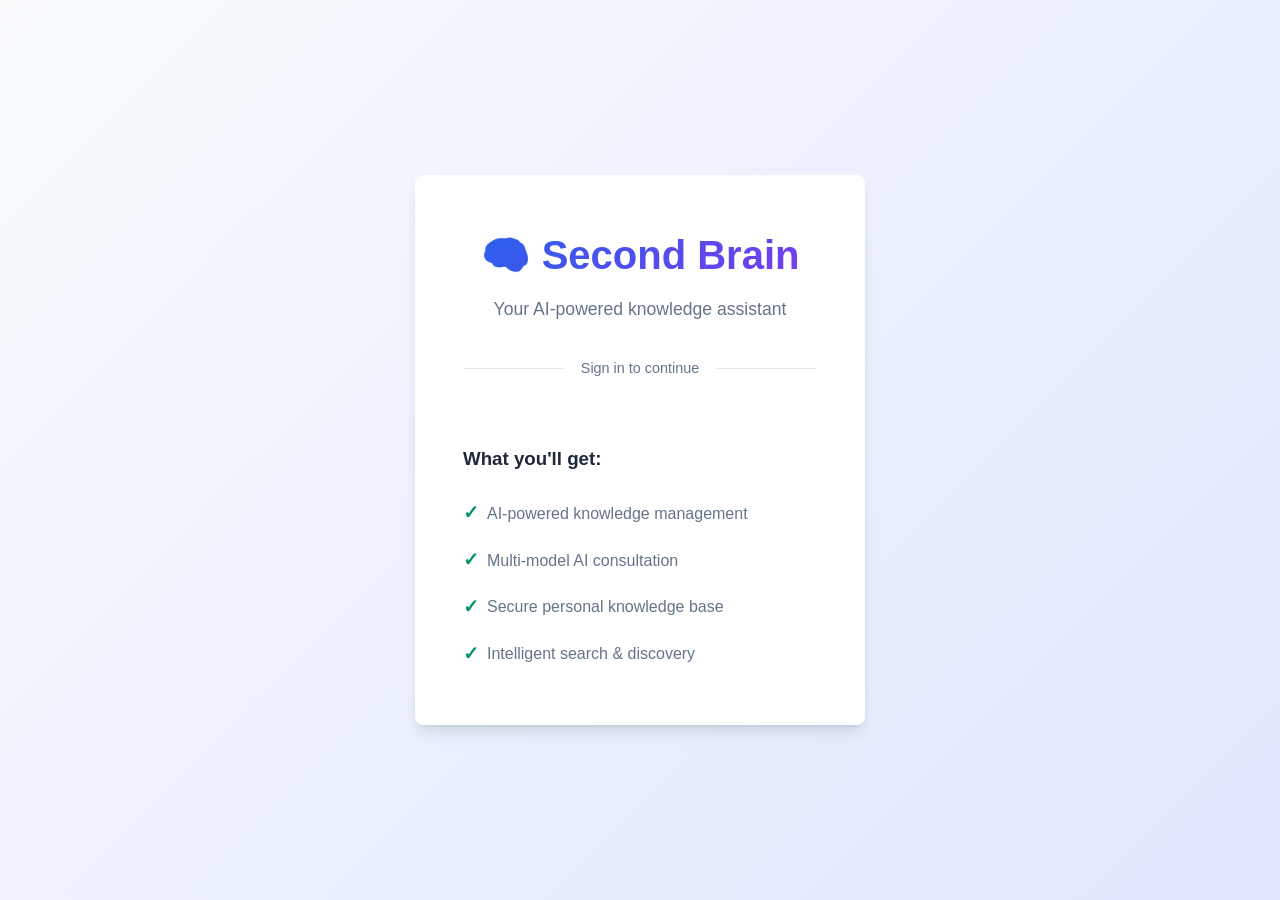
<file: services/frontend-service/login.html>
<!DOCTYPE html>
<html lang="en">
<head>
    <meta charset="UTF-8">
    <meta name="viewport" content="width=device-width, initial-scale=1.0">
    <title>Login - Second Brain</title>
    <link rel="stylesheet" href="static/style.css">
    <link rel="icon" href="data:image/svg+xml,<svg xmlns='http://www.w3.org/2000/svg' viewBox='0 0 100 100'><text y='.9em' font-size='90'>🧠</text></svg>">
    <!-- Google Sign-In Library -->
    <script src="https://accounts.google.com/gsi/client" async defer></script>
    <style>
        .login-container {
            display: flex;
            align-items: center;
            justify-content: center;
            min-height: 100vh;
            background: linear-gradient(135deg, var(--background-light) 0%, #e0e7ff 100%);
        }
        
        .login-card {
            background: var(--card-background);
            border-radius: var(--border-radius);
            box-shadow: var(--shadow-lg);
            padding: 3rem;
            max-width: 450px;
            width: 100%;
            text-align: center;
        }
        
        .login-header {
            margin-bottom: 2rem;
        }
        
        .login-header h1 {
            font-size: 2.5rem;
            font-weight: 700;
            background: linear-gradient(135deg, var(--primary-color), #7c3aed);
            background-clip: text;
            -webkit-background-clip: text;
            -webkit-text-fill-color: transparent;
            margin-bottom: 0.5rem;
        }
        
        .login-header p {
            color: var(--text-secondary);
            font-size: 1.1rem;
        }
        
        .login-divider {
            margin: 2rem 0;
            text-align: center;
            position: relative;
        }
        
        .login-divider::before {
            content: '';
            position: absolute;
            top: 50%;
            left: 0;
            right: 0;
            height: 1px;
            background: var(--border-color);
        }
        
        .login-divider span {
            background: var(--card-background);
            padding: 0 1rem;
            position: relative;
            color: var(--text-secondary);
            font-size: 0.9rem;
        }
        
        .google-signin-wrapper {
            display: flex;
            justify-content: center;
            margin: 2rem 0;
        }
        
        .features-list {
            margin-top: 2rem;
            text-align: left;
            color: var(--text-secondary);
        }
        
        .features-list li {
            padding: 0.5rem 0;
            display: flex;
            align-items: center;
            gap: 0.5rem;
        }
        
        .features-list li::before {
            content: '✓';
            color: var(--success-color);
            font-weight: bold;
            font-size: 1.2rem;
        }
        
        .status-message {
            margin-top: 1rem;
            padding: 1rem;
            border-radius: var(--border-radius);
            font-size: 0.9rem;
        }
        
        .status-error {
            background: #fee2e2;
            color: var(--error-color);
            border: 1px solid #fca5a5;
        }
        
        .status-success {
            background: #d1fae5;
            color: var(--success-color);
            border: 1px solid #a7f3d0;
        }
    </style>
</head>
<body>
    <div class="login-container">
        <div class="login-card">
            <div class="login-header">
                <h1>🧠 Second Brain</h1>
                <p>Your AI-powered knowledge assistant</p>
            </div>
            
            <div class="login-divider">
                <span>Sign in to continue</span>
            </div>
            
            <div class="google-signin-wrapper">
                <!-- Google Sign-In Button will be rendered here -->
                <div id="g_id_onload"
                     data-client_id="379223612421-22b3tbhsjricq56nolbujom513q0h7h7.apps.googleusercontent.com"
                     data-callback="handleCredentialResponse"
                     data-auto_prompt="false">
                </div>
                <div class="g_id_signin"
                     data-type="standard"
                     data-size="large"
                     data-theme="outline"
                     data-text="sign_in_with"
                     data-shape="rectangular"
                     data-logo_alignment="left">
                </div>
            </div>
            
            <div id="status"></div>
            
            <div class="features-list">
                <h3 style="margin-bottom: 1rem; color: var(--text-primary);">What you'll get:</h3>
                <ul style="list-style: none; padding: 0;">
                    <li>AI-powered knowledge management</li>
                    <li>Multi-model AI consultation</li>
                    <li>Secure personal knowledge base</li>
                    <li>Intelligent search & discovery</li>
                </ul>
            </div>
        </div>
    </div>

    <script>
        // Handle Google Sign-In response
        function handleCredentialResponse(response) {
            console.log("Received credential response");
            
            // Decode JWT token to get user info
            const base64Url = response.credential.split('.')[1];
            const base64 = base64Url.replace(/-/g, '+').replace(/_/g, '/');
            const jsonPayload = decodeURIComponent(atob(base64).split('').map(function(c) {
                return '%' + ('00' + c.charCodeAt(0).toString(16)).slice(-2);
            }).join(''));
            
            const userInfo = JSON.parse(jsonPayload);
            console.log('User info:', userInfo);
            
            // Store user session
            const session = {
                token: response.credential,
                user: {
                    id: userInfo.sub,
                    email: userInfo.email,
                    name: userInfo.name,
                    picture: userInfo.picture,
                    email_verified: userInfo.email_verified
                },
                loginTime: new Date().toISOString()
            };
            
            // Store in localStorage
            localStorage.setItem('secondBrainSession', JSON.stringify(session));
            
            // Show success message
            showStatus('Successfully signed in! Redirecting...', 'success');
            
            // Redirect to main app after a short delay
            setTimeout(() => {
                window.location.href = '/';
            }, 1500);
        }
        
        function showStatus(message, type) {
            const statusEl = document.getElementById('status');
            statusEl.innerHTML = `<div class="status-message status-${type}">${message}</div>`;
            
            if (type === 'error') {
                setTimeout(() => {
                    statusEl.innerHTML = '';
                }, 5000);
            }
        }
        
        // Check if already logged in
        window.addEventListener('DOMContentLoaded', () => {
            const session = localStorage.getItem('secondBrainSession');
            if (session) {
                try {
                    const sessionData = JSON.parse(session);
                    // Check if session is still valid (less than 24 hours old)
                    const loginTime = new Date(sessionData.loginTime);
                    const now = new Date();
                    const hoursSinceLogin = (now - loginTime) / (1000 * 60 * 60);
                    
                    if (hoursSinceLogin < 24) {
                        showStatus('Already logged in. Redirecting...', 'success');
                        setTimeout(() => {
                            window.location.href = '/';
                        }, 1000);
                    } else {
                        // Session expired
                        localStorage.removeItem('secondBrainSession');
                    }
                } catch (e) {
                    console.error('Error parsing session:', e);
                    localStorage.removeItem('secondBrainSession');
                }
            }
        });
    </script>
</body>
</html>
</file>
<file: services/frontend-service/static/style.css>
/* Modern UI Styles for Second Brain */
:root {
  /* Theme colors - dynamically set by theme manager */
  --primary-color: #2563eb;
  --primary-hover: #1d4ed8;
  --secondary-color: #64748b;
  --accent-color: #7c3aed;
  --background-light: #f8fafc;
  --background-dark: #0f172a;
  --card-background: #ffffff;
  --text-primary: #1e293b;
  --text-secondary: #64748b;
  --border-color: #e2e8f0;
  --shadow-color: rgba(0, 0, 0, 0.1);
  
  /* Fixed colors */
  --success-color: #059669;
  --error-color: #dc2626;
  --warning-color: #d97706;
  
  /* Layout */
  --border-radius: 8px;
  --shadow-sm: 0 1px 2px 0 rgb(0 0 0 / 0.05);
  --shadow-md: 0 4px 6px -1px rgb(0 0 0 / 0.1), 0 2px 4px -2px rgb(0 0 0 / 0.1);
  --shadow-lg: 0 10px 15px -3px rgb(0 0 0 / 0.1), 0 4px 6px -4px rgb(0 0 0 / 0.1);
  --panel-background: var(--card-background);
  --panel-border: var(--border-color);
  --panel-heading-background: rgba(255, 255, 255, 0.6);
  --panel-heading-color: var(--text-primary);
  --panel-control-background: rgba(255, 255, 255, 0.75);
  --panel-control-hover: rgba(37, 99, 235, 0.12);
  --panel-shadow: var(--shadow-md);
  
  /* Transitions */
  --transition: all 0.2s ease-in-out;
  --transition-duration: 0.3s;
  --theme-transition: background-color 0.3s ease-in-out, color 0.3s ease-in-out, border-color 0.3s ease-in-out;
  
  /* Font */
  --font-family: -apple-system, BlinkMacSystemFont, 'Segoe UI', Roboto, 'Helvetica Neue', Arial, sans-serif;
}

* {
  margin: 0;
  padding: 0;
  box-sizing: border-box;
}

body {
  font-family: var(--font-family);
  background: linear-gradient(135deg, var(--background-light) 0%, #e0e7ff 100%);
  color: var(--text-primary);
  line-height: 1.6;
  min-height: 100vh;
  transition: var(--theme-transition);
}

.container {
  max-width: 1200px;
  margin: 0 auto;
  padding: 2rem;
  min-height: 100vh;
}

/* Header */
.header {
  text-align: center;
  margin-bottom: 2rem;
}

.header h1 {
  font-size: 2.5rem;
  font-weight: 700;
  background: linear-gradient(135deg, var(--primary-color), #7c3aed);
  background-clip: text;
  -webkit-background-clip: text;
  -webkit-text-fill-color: transparent;
  margin-bottom: 0.5rem;
}

.header p {
  color: var(--text-secondary);
  font-size: 1.1rem;
}

/* Tab Navigation */
.tab-navigation {
  display: flex;
  gap: 0.5rem;
  margin-bottom: 2rem;
  background: var(--card-background);
  padding: 0.5rem;
  border-radius: var(--border-radius);
  box-shadow: var(--shadow-md);
  flex-wrap: wrap;
  overflow-x: auto; /* Enable horizontal scroll if needed */
  overflow-y: visible;
}

.tab-button {
  flex: 1 1 auto; /* Allow tabs to shrink */
  min-width: 120px; /* Reduced from 150px */
  padding: 0.875rem 1rem; /* Reduced horizontal padding */
  border: none;
  background: transparent;
  color: var(--text-secondary);
  font-size: 0.95rem; /* Slightly smaller font */
  font-weight: 600;
  border-radius: calc(var(--border-radius) - 2px);
  cursor: pointer;
  transition: var(--transition);
  white-space: nowrap;
}

.tab-button:hover {
  background: var(--background-light);
  color: var(--primary-color);
}

.tab-button.active {
  background: linear-gradient(135deg, var(--primary-color), #7c3aed);
  color: white;
  box-shadow: var(--shadow-sm);
}

/* Tab Content */
.tab-content {
  display: none;
  animation: fadeIn 0.3s ease-in-out;
}

.tab-content.active {
  display: block;
}

@keyframes fadeIn {
  from {
    opacity: 0;
    transform: translateY(10px);
  }
  to {
    opacity: 1;
    transform: translateY(0);
  }
}

/* Main Chat Interface */
.chat-container {
  background: var(--card-background);
  border-radius: var(--border-radius);
  box-shadow: var(--shadow-lg);
  overflow: hidden;
  margin-bottom: 2rem;
}

.chat-input-section {
  padding: 2rem;
  border-bottom: 1px solid var(--border-color);
}

.input-group {
  display: flex;
  gap: 1rem;
  align-items: flex-end;
}

.input-wrapper {
  flex: 1;
}

label {
  display: block;
  font-weight: 600;
  margin-bottom: 0.5rem;
  color: var(--text-primary);
}

textarea {
  width: 100%;
  min-height: 120px;
  padding: 1rem;
  border: 2px solid var(--border-color);
  border-radius: var(--border-radius);
  font-size: 1rem;
  font-family: inherit;
  resize: vertical;
  transition: var(--transition);
}

textarea:focus {
  outline: none;
  border-color: var(--primary-color);
  box-shadow: 0 0 0 3px rgb(37 99 235 / 0.1);
}

.button-group {
  display: flex;
  flex-direction: column;
  gap: 0.5rem;
}

button {
  padding: 0.75rem 1.5rem;
  font-size: 1rem;
  font-weight: 600;
  border: none;
  border-radius: var(--border-radius);
  cursor: pointer;
  transition: var(--transition);
  display: flex;
  align-items: center;
  justify-content: center;
  gap: 0.5rem;
}

.btn-primary {
  background: var(--primary-color);
  color: white;
}

.btn-primary:hover {
  background: var(--primary-hover);
  transform: translateY(-1px);
  box-shadow: var(--shadow-md);
}

.btn-secondary {
  background: var(--secondary-color);
  color: white;
}

.btn-secondary:hover {
  background: #475569;
  transform: translateY(-1px);
}

.btn-secondary.is-unavailable {
  opacity: 0.75;
  cursor: help;
}

.btn-secondary.is-unavailable:hover {
  background: var(--secondary-color);
  transform: none;
}

.btn-primary:disabled, .btn-secondary:disabled {
  opacity: 0.6;
  cursor: not-allowed;
  transform: none;
}

/* Loading States */
.loading {
  display: inline-block;
  width: 20px;
  height: 20px;
  border: 2px solid #ffffff;
  border-radius: 50%;
  border-top-color: transparent;
  animation: spin 1s ease-in-out infinite;
}

@keyframes spin {
  to { transform: rotate(360deg); }
}

/* LLM Selection Checkboxes */
.llm-selection {
  margin-top: 1rem;
  padding: 1.5rem;
  background: var(--panel-background);
  border-radius: var(--border-radius);
  border: 2px solid var(--panel-border);
  box-shadow: var(--panel-shadow, var(--shadow-lg));
  color: var(--text-primary);
  backdrop-filter: blur(6px);
}

.llm-mode-selection {
  display: block;
}

.mode-radio-group {
  display: flex;
  gap: 0.75rem;
  flex-wrap: wrap;
  justify-content: center;
}

.mode-radio-label {
  display: inline-flex;
  align-items: center;
  gap: 0.55rem;
  padding: 0.7rem 1rem;
  border-radius: 8px;
  border: 2px solid var(--panel-border);
  background: var(--panel-control-background);
  color: var(--text-primary);
  font-weight: 600;
  cursor: pointer;
  transition: var(--transition);
}

.mode-radio-label:hover {
  background: var(--panel-control-hover);
}

.mode-radio {
  margin: 0;
  accent-color: var(--primary-color);
}

.mode-radio-label:has(.mode-radio:checked) {
  border-color: var(--primary-color);
  box-shadow: 0 0 0 3px rgb(37 99 235 / 0.15);
}

.selection-label {
  display: block;
  font-weight: 700;
  margin-bottom: 1rem;
  color: var(--panel-heading-color);
  background: var(--panel-heading-background);
  font-size: 1rem;
  text-transform: uppercase;
  letter-spacing: 0.5px;
  text-align: center;
  border-bottom: 2px solid var(--panel-border);
  padding: 1rem;
  border-radius: 6px;
  margin: -1.5rem -1.5rem 1rem -1.5rem;
}

.checkbox-grid {
  display: grid;
  grid-template-columns: repeat(auto-fit, minmax(140px, 1fr));
  gap: 1rem;
}

.checkbox-item {
  display: flex;
  align-items: center;
  cursor: pointer;
  padding: 1rem;
  border-radius: 8px;
  transition: var(--transition);
  background: var(--panel-control-background);
  border: 2px solid var(--panel-border);
  box-shadow: var(--shadow-sm);
  color: var(--text-primary);
}

.checkbox-item:hover {
  background: var(--panel-control-hover);
  transform: translateY(-2px);
  box-shadow: var(--panel-shadow, var(--shadow-md));
  border-color: var(--primary-color);
}

.checkbox-item input[type="checkbox"] {
  display: none;
}

.checkmark {
  width: 24px;
  height: 24px;
  border-radius: 6px;
  border: 3px solid var(--panel-border);
  margin-right: 0.75rem;
  position: relative;
  transition: var(--transition);
  background: var(--panel-control-background);
}

.checkbox-item input[type="checkbox"]:checked + .checkmark {
  border-color: var(--primary-color);
  background: var(--primary-color);
  box-shadow: 0 0 12px var(--primary-color);
}

.checkbox-item input[type="checkbox"]:checked + .checkmark:after {
  content: '';
  position: absolute;
  left: 7px;
  top: 3px;
  width: 7px;
  height: 12px;
  border: solid white;
  border-width: 0 3px 3px 0;
  transform: rotate(45deg);
}

.checkmark.openai { border-color: #10b981; }
.checkbox-item input[type="checkbox"]:checked + .checkmark.openai { 
  background: #10b981; 
  border-color: #10b981; 
  box-shadow: 0 0 12px rgba(16, 185, 129, 0.5);
}

.checkmark.claude { border-color: #f59e0b; }
.checkbox-item input[type="checkbox"]:checked + .checkmark.claude { 
  background: #f59e0b; 
  border-color: #f59e0b; 
  box-shadow: 0 0 12px rgba(245, 158, 11, 0.5);
}

.checkmark.gemini { border-color: #3b82f6; }
.checkbox-item input[type="checkbox"]:checked + .checkmark.gemini { 
  background: #3b82f6; 
  border-color: #3b82f6; 
  box-shadow: 0 0 12px rgba(59, 130, 246, 0.5);
}

.checkmark.grok { border-color: #8b5cf6; }
.checkbox-item input[type="checkbox"]:checked + .checkmark.grok { 
  background: #8b5cf6; 
  border-color: #8b5cf6; 
  box-shadow: 0 0 12px rgba(139, 92, 246, 0.5);
}

.model-name {
  font-size: 1rem;
  font-weight: 600;
  color: var(--text-primary);
  text-transform: uppercase;
  letter-spacing: 0.3px;
}

/* Results Section */
.results-section {
  padding: 2rem;
}

.result-card {
  margin-bottom: 2rem;
  padding: 1.5rem;
  background: var(--panel-background);
  border-radius: var(--border-radius);
  border: 1px solid var(--panel-border);
  border-left: 4px solid var(--primary-color);
  box-shadow: var(--panel-shadow, var(--shadow-md));
  color: var(--text-primary);
}

.result-card h3 {
  margin-bottom: 1rem;
  font-size: 1.3rem;
  font-weight: 700;
  color: var(--panel-heading-color);
  display: flex;
  align-items: center;
  gap: 0.5rem;
}

.summary-content, .answers-content {
  background: var(--panel-control-background);
  padding: 1.5rem;
  border-radius: var(--border-radius);
  border: 2px solid var(--panel-border);
  font-family: -apple-system, BlinkMacSystemFont, 'Segoe UI', Roboto, sans-serif;
  font-size: 1rem;
  line-height: 1.7;
  color: var(--text-primary);
  font-weight: 500;
  box-shadow: inset 0 0 0 1px rgba(255, 255, 255, 0.06), var(--shadow-sm);
  max-height: none;
  overflow-y: auto;
}

.result-actions {
  display: flex;
  justify-content: flex-end;
  gap: 0.75rem;
  margin-top: 1rem;
}

.answer-item {
  margin-bottom: 1.5rem;
  padding: 1.5rem;
  background: var(--panel-control-background);
  border-radius: var(--border-radius);
  border: 2px solid var(--panel-border);
  box-shadow: var(--panel-shadow, var(--shadow-md));
  transition: var(--transition);
}

.answer-item:hover {
  box-shadow: var(--panel-shadow, 0 6px 20px rgba(0, 0, 0, 0.15));
  transform: translateY(-2px);
  border-color: var(--primary-color);
}

.answer-item:last-child {
  margin-bottom: 0;
}

.answer-source {
  font-weight: 800;
  margin-bottom: 1rem;
  text-transform: uppercase;
  font-size: 1.1rem;
  display: flex;
  align-items: center;
  gap: 0.75rem;
  letter-spacing: 0.5px;
  padding: 0.5rem 0;
  border-bottom: 2px solid #f1f5f9;
}

.answer-source.openai { 
  color: #059669; 
  border-bottom-color: #d1fae5;
  background: linear-gradient(90deg, #ecfdf5 0%, #f0fdf4 100%);
  margin: -1.5rem -1.5rem 1rem -1.5rem;
  padding: 1rem 1.5rem;
  border-radius: var(--border-radius) var(--border-radius) 0 0;
}
.answer-source.claude { 
  color: #d97706; 
  border-bottom-color: #fed7aa;
  background: linear-gradient(90deg, #fffbeb 0%, #fef3c7 100%);
  margin: -1.5rem -1.5rem 1rem -1.5rem;
  padding: 1rem 1.5rem;
  border-radius: var(--border-radius) var(--border-radius) 0 0;
}
.answer-source.gemini { 
  color: #2563eb; 
  border-bottom-color: #bfdbfe;
  background: linear-gradient(90deg, #eff6ff 0%, #dbeafe 100%);
  margin: -1.5rem -1.5rem 1rem -1.5rem;
  padding: 1rem 1.5rem;
  border-radius: var(--border-radius) var(--border-radius) 0 0;
}
.answer-source.grok { 
  color: #7c3aed; 
  border-bottom-color: #ddd6fe;
  background: linear-gradient(90deg, #faf5ff 0%, #f3e8ff 100%);
  margin: -1.5rem -1.5rem 1rem -1.5rem;
  padding: 1rem 1.5rem;
  border-radius: var(--border-radius) var(--border-radius) 0 0;
}

.answer-text {
  color: var(--text-primary);
  font-size: 1rem;
  line-height: 1.7;
  font-weight: 500;
  font-family: -apple-system, BlinkMacSystemFont, 'Segoe UI', Roboto, sans-serif;
  text-rendering: optimizeLegibility;
  -webkit-font-smoothing: antialiased;
  word-wrap: break-word;
  overflow-wrap: break-word;
}

/* Related Knowledge Styling */
.related-knowledge {
  border-left: 4px solid #059669 !important;
  background: #f0fdf4 !important;
}

.answer-source.related {
  color: #059669 !important;
  background: linear-gradient(90deg, #ecfdf5 0%, #f0fdf4 100%) !important;
}

.related-item {
  margin-bottom: 12px;
  padding: 12px;
  background: #ffffff;
  border-radius: 6px;
  border: 1px solid #d1fae5;
  box-shadow: 0 1px 3px rgba(0, 0, 0, 0.1);
}

.related-title {
  font-weight: 600;
  color: #1f2937;
  margin-bottom: 6px;
  font-size: 0.95rem;
  line-height: 1.5;
}

.related-meta {
  font-size: 0.85rem;
  color: #6b7280;
  font-weight: 400;
}

/* Suggested Topics Styling */
.suggested-topics {
  border-left: 4px solid #7c3aed !important;
  background: #faf5ff !important;
}

.answer-source.topics {
  color: #7c3aed !important;
  background: linear-gradient(90deg, #faf5ff 0%, #f3e8ff 100%) !important;
}

.topic-tags {
  display: flex;
  flex-wrap: wrap;
  gap: 8px;
  margin-top: 4px;
}

.topic-tag {
  display: inline-block;
  background: #e0e7ff;
  color: #3730a3;
  padding: 6px 12px;
  border-radius: 16px;
  font-size: 0.9rem;
  font-weight: 500;
  border: 1px solid #c7d2fe;
  transition: var(--transition);
}

.topic-tag:hover {
  background: #c7d2fe;
  transform: translateY(-1px);
  box-shadow: 0 2px 4px rgba(0, 0, 0, 0.1);
}

/* Tools Section */
.tools-section {
  background: var(--card-background);
  border-radius: var(--border-radius);
  box-shadow: var(--shadow-lg);
  padding: 2rem;
  margin-bottom: 2rem;
}

.tools-header {
  margin-bottom: 2rem;
  text-align: center;
}

.tools-header h2 {
  font-size: 1.5rem;
  margin-bottom: 0.5rem;
}

/* Search Mode Tabs */
.search-mode-tabs {
  display: flex;
  gap: 0.5rem;
  margin-bottom: 2rem;
  border-bottom: 2px solid var(--border-color);
  padding-bottom: 0;
}

.tab-button {
  padding: 0.75rem 1.5rem;
  background: transparent;
  border: none;
  border-bottom: 3px solid transparent;
  cursor: pointer;
  font-size: 1rem;
  font-weight: 500;
  color: var(--text-secondary);
  transition: var(--transition);
  margin-bottom: -2px;
}

.tab-button:hover {
  color: var(--primary-color);
  background: var(--background-light);
}

.tab-button.active {
  color: var(--primary-color);
  border-bottom-color: var(--primary-color);
}

.search-mode-content {
  width: 100%;
}


.tools-grid {
  display: grid;
  grid-template-columns: repeat(auto-fit, minmax(300px, 1fr));
  gap: 2rem;
}

/* Search header styling */
.search-header {
  margin-bottom: 1rem;
  padding: 0.75rem;
  background: var(--background-light);
  border-radius: var(--border-radius);
  border-left: 4px solid var(--primary-color);
}

.search-header h4 {
  margin: 0 0 0.25rem 0;
  color: #000000;
  font-weight: 600;
}

.search-header small {
  color: #666666;
  font-size: 0.85em;
}

.tool-card {
  padding: 1.5rem;
  background: var(--background-light);
  border-radius: var(--border-radius);
  border: 1px solid var(--border-color);
}

.tool-card.full-width {
  grid-column: 1 / -1;
}

.tool-card h3 {
  margin-bottom: 1rem;
  font-size: 1.125rem;
}

.date-input {
  width: 100%;
  padding: 0.75rem;
  border: 2px solid var(--border-color);
  border-radius: var(--border-radius);
  font-size: 1rem;
  margin-bottom: 1rem;
  transition: var(--transition);
}

.date-input:focus {
  outline: none;
  border-color: var(--primary-color);
  box-shadow: 0 0 0 3px rgb(37 99 235 / 0.1);
}

.tool-results {
  margin-top: 1rem;
  padding: 1rem;
  background: white;
  border-radius: var(--border-radius);
  border: 1px solid var(--border-color);
  max-height: 600px;
  overflow-y: auto;
}

/* Status Messages */
.status-message {
  padding: 1rem;
  border-radius: var(--border-radius);
  margin-top: 1rem;
  font-weight: 500;
}

.status-success {
  background: #d1fae5;
  color: var(--success-color);
  border: 1px solid #a7f3d0;
}

.status-error {
  background: #fee2e2;
  color: var(--error-color);
  border: 1px solid #fca5a5;
}

.status-info {
  background: #e0e7ff;
  color: var(--primary-color);
  border: 1px solid #c7d2fe;
}

/* JSON Output Styling */
.json-output {
  background: #1f2937;
  color: #f9fafb;
  padding: 1rem;
  border-radius: var(--border-radius);
  font-family: 'SF Mono', Monaco, 'Cascadia Code', 'Roboto Mono', Consolas, 'Courier New', monospace;
  font-size: 0.875rem;
  max-height: 600px;
  overflow-y: auto;
  white-space: pre-wrap;
}

/* Topic Summary Interactive Buttons */
.topics-container {
  display: flex;
  flex-direction: column;
  gap: 0.75rem;
}

.topic-item {
  border: 1px solid #10b981;
  border-radius: var(--border-radius);
  overflow: hidden;
  background: #000000;
  box-shadow: 0 2px 8px rgba(16, 185, 129, 0.3);
  transition: box-shadow 0.2s ease, transform 0.2s ease;
}

.topic-item:hover {
  box-shadow: 0 4px 12px rgba(16, 185, 129, 0.5);
  transform: translateY(-2px);
}

.topic-button {
  width: 100%;
  padding: 1rem;
  background: #000000;
  border: none;
  display: flex;
  align-items: center;
  gap: 0.75rem;
  cursor: pointer;
  font-size: 0.95rem;
  font-weight: 600;
  color: #10b981;
  transition: background-color 0.2s ease;
  text-align: left;
}

.topic-button:hover {
  background-color: #1a1a1a;
}

.topic-icon {
  font-size: 1.1rem;
  flex-shrink: 0;
  color: #10b981;
}

.topic-title {
  flex: 1;
  line-height: 1.4;
  color: #10b981;
}

.topic-chevron {
  font-size: 0.875rem;
  color: #10b981;
  flex-shrink: 0;
  transition: transform 0.3s ease;
}

.topic-content {
  border-top: 1px solid #10b981;
  background-color: #0a0a0a;
  display: none;
  overflow: hidden;
  transition: max-height 0.3s ease-out, opacity 0.3s ease-out;
}

.knowledge-point {
  padding: 1.25rem;
  color: #10b981;
  line-height: 1.7;
  font-size: 0.9rem;
  white-space: pre-wrap;
  background-color: #0a0a0a;
  border-left: 3px solid #10b981;
}

/* Responsive Design */
@media (max-width: 768px) {
  .container {
    padding: 1rem;
  }
  
  .header h1 {
    font-size: 2rem;
  }
  
  .input-group {
    flex-direction: column;
  }
  
  .button-group {
    flex-direction: row;
  }
  
  .checkbox-grid {
    grid-template-columns: repeat(2, 1fr);
  }
  
  .tools-grid {
    grid-template-columns: 1fr;
  }
  
  /* Make tab navigation scrollable on mobile */
  .tab-navigation {
    flex-wrap: nowrap;
    overflow-x: auto;
    scrollbar-width: thin;
  }
  
  .tab-button {
    flex: 0 0 auto;
    min-width: 100px;
    font-size: 0.875rem;
    padding: 0.75rem 0.875rem;
  }
}

/* Dark mode support */
@media (prefers-color-scheme: dark) {
  :root {
    --card-background: #1e293b;
    --text-primary: #f1f5f9;
    --text-secondary: #94a3b8;
    --border-color: #334155;
    --background-light: #0f172a;
  }
  
  body {
    background: linear-gradient(135deg, var(--background-dark) 0%, #1e1b4b 100%);
  }
  
  .answer-item,
  .summary-content,
  .answers-content {
    background: var(--card-background);
    color: var(--text-primary);
    border-color: var(--border-color);
  }

  .answer-text {
    color: var(--text-primary);
  }
}

/* Animations */
.fade-in {
  animation: fadeIn 0.3s ease-in-out;
}

@keyframes fadeIn {
  from { opacity: 0; transform: translateY(10px); }
  to { opacity: 1; transform: translateY(0); }
}

.pulse {
  animation: pulse 2s infinite;
}

@keyframes pulse {
  0%, 100% { opacity: 1; }
  50% { opacity: 0.7; }
}

/* Knowledge Graph Visualization Styles */
.graph-container {
  margin-top: 1rem;
  border: 2px solid var(--border-color);
  border-radius: var(--border-radius);
  background: var(--card-background);
  box-shadow: var(--shadow-md);
}

.graph-controls {
  display: flex;
  gap: 0.5rem;
  padding: 1rem;
  border-bottom: 1px solid var(--border-color);
  background: var(--background-light);
  flex-wrap: wrap;
  align-items: center;
}

.graph-controls .btn-secondary {
  font-size: 0.8rem;
  padding: 0.5rem 1rem;
  white-space: nowrap;
}

/* Zoom button styling */
#zoom-in-graph, #zoom-out-graph {
  background: linear-gradient(135deg, #3b82f6, #1d4ed8);
  color: white;
  border: none;
  font-size: 0.75rem;
  padding: 0.4rem 0.8rem;
  min-width: auto;
}

#zoom-in-graph:hover, #zoom-out-graph:hover {
  background: linear-gradient(135deg, #2563eb, #1e40af);
  transform: translateY(-1px);
}

/* Center button special styling */
#center-graph {
  background: linear-gradient(135deg, #059669, #047857);
  color: white;
  border: none;
  font-weight: 600;
}

#center-graph:hover {
  background: linear-gradient(135deg, #047857, #065f46);
  transform: translateY(-1px);
}

#graph-visualization {
  width: 100%;
  height: 500px;
  border-radius: 0 0 var(--border-radius) var(--border-radius);
  background: #f8fafc;
  border: 1px solid var(--border-color);
  position: relative;
  overflow: hidden;
}

#graph-info {
  padding: 1rem;
  background: var(--background-light);
  border-top: 1px solid var(--border-color);
  font-size: 0.9rem;
  color: var(--text-secondary);
  display: flex;
  justify-content: space-between;
  align-items: center;
}

/* Graph node and link styles */
.graph-node {
  cursor: pointer;
  stroke: #fff;
  stroke-width: 3px;
  transition: all 0.3s ease;
  filter: drop-shadow(0 2px 4px rgba(0, 0, 0, 0.2));
}

.graph-node:hover {
  stroke-width: 4px;
  filter: drop-shadow(0 4px 8px rgba(0, 0, 0, 0.3)) brightness(1.1);
}

.graph-node.concept {
  fill: #2563eb;
}

.graph-node.document {
  fill: #059669;
}

.graph-node.topic {
  fill: #d97706;
}

.graph-node.qa_concept {
  fill: #7c3aed;
}

.graph-link {
  stroke: #94a3b8;
  stroke-opacity: 0.8;
  stroke-width: 2px;
  transition: all 0.3s ease;
}

.graph-link.similarity {
  stroke: var(--primary-color);
  stroke-opacity: 0.4;
}

.graph-text {
  font-family: inherit;
  font-size: 11px;
  fill: #1e293b;
  font-weight: 600;
  pointer-events: none;
  text-anchor: middle;
  dominant-baseline: central;
}

/* Tooltip for graph nodes */
.graph-tooltip {
  position: absolute;
  background: #000000;
  color: #ff8c00;
  padding: 0.5rem;
  border-radius: 4px;
  font-size: 0.8rem;
  pointer-events: none;
  z-index: 1000;
  max-width: 200px;
  box-shadow: var(--shadow-md);
  border: 1px solid #ff8c00;
}

/* Graph loading state */
.graph-loading {
  display: flex;
  align-items: center;
  justify-content: center;
  height: 500px;
  color: var(--text-secondary);
  font-size: 1.1rem;
}

.graph-loading::before {
  content: "🌐";
  margin-right: 0.5rem;
  animation: spin 2s linear infinite;
}

@keyframes spin {
  0% { transform: rotate(0deg); }
  100% { transform: rotate(360deg); }
}

/* Image Upload Area */
.image-upload-area {
  margin: 1rem 0;
}

/* Compact drop zone for main Ask section */
.drop-zone-compact {
  display: flex;
  align-items: center;
  gap: 12px;
  padding: 10px;
  border: 2px dashed var(--border-color);
  border-radius: var(--border-radius);
  background: var(--background-light);
  transition: var(--transition);
}

.drop-zone-compact:hover {
  border-color: var(--primary-color);
  background: rgba(37, 99, 235, 0.05);
}

.drop-zone-compact.drag-over {
  border-color: var(--primary-color);
  background: rgba(37, 99, 235, 0.1);
  transform: scale(1.01);
}

.btn-upload {
  padding: 8px 16px;
  background: linear-gradient(135deg, var(--primary-color), #7c3aed);
  color: white;
  border: none;
  border-radius: var(--border-radius);
  font-size: 0.9rem;
  cursor: pointer;
  transition: var(--transition);
  white-space: nowrap;
}

.btn-upload:hover {
  transform: translateY(-1px);
  box-shadow: var(--shadow-md);
}

.upload-hint {
  font-size: 0.85rem;
  color: var(--text-secondary);
}

.btn-clear-image {
  position: absolute;
  top: -8px;
  right: -8px;
  width: 24px;
  height: 24px;
  padding: 0;
  background: rgba(220, 38, 38, 0.9);
  color: white;
  border: 2px solid white;
  border-radius: 50%;
  font-size: 12px;
  line-height: 1;
  cursor: pointer;
  transition: var(--transition);
}

.btn-clear-image:hover {
  background: rgb(220, 38, 38);
  transform: scale(1.1);
}

.drop-zone {
  border: 2px dashed var(--border-color);
  border-radius: var(--border-radius);
  padding: 2rem;
  text-align: center;
  background: var(--background-light);
  transition: var(--transition);
  cursor: pointer;
  min-height: 200px;
  display: flex;
  align-items: center;
  justify-content: center;
}

.drop-zone:hover {
  border-color: var(--primary-color);
  background: rgba(37, 99, 235, 0.05);
}

.drop-zone.drag-over {
  border-color: var(--primary-color);
  background: rgba(37, 99, 235, 0.1);
  border-style: solid;
}

.drop-zone-content {
  pointer-events: none;
}

.drop-icon {
  font-size: 3rem;
  display: block;
  margin-bottom: 1rem;
  animation: float 3s ease-in-out infinite;
}

@keyframes float {
  0%, 100% { transform: translateY(0); }
  50% { transform: translateY(-10px); }
}

.drop-zone p {
  margin: 0.5rem 0;
  color: var(--text-secondary);
}

#image-preview {
  text-align: center;
  animation: fadeIn 0.3s ease-in;
}

@keyframes fadeIn {
  from { opacity: 0; transform: scale(0.95); }
  to { opacity: 1; transform: scale(1); }
}

#image-analysis-results {
  margin-top: 1rem;
}

.analysis-description {
  background: rgba(37, 99, 235, 0.05);
  padding: 1rem;
  border-radius: var(--border-radius);
  border-left: 4px solid var(--primary-color);
  margin: 1rem 0;
}

.suggested-queries {
  margin-top: 1rem;
}

.query-chip {
  display: inline-block;
  background: var(--primary-color);
  color: white;
  padding: 0.5rem 1rem;
  border-radius: 20px;
  margin: 0.25rem;
  cursor: pointer;
  transition: var(--transition);
  font-size: 0.9rem;
}

.query-chip:hover {
  background: var(--primary-hover);
  transform: translateY(-2px);
  box-shadow: var(--shadow-md);
}

#image-search-results {
  margin-top: 1rem;
}

/* Theme Selector Styles - Centered in Header */
.header-subtitle {
  font-size: 1.1rem;
  color: var(--text-secondary);
  margin: 0 0 1rem 0;
  text-align: center;
}

/* ========== Theme Selector with Radio Buttons ========== */
.theme-selector {
  display: flex;
  align-items: center;
  gap: 1rem;
  padding: 0.5rem 1.5rem;
  background: rgba(255, 255, 255, 0.08);
  border-radius: 8px;
  backdrop-filter: blur(10px);
  transition: all 0.3s ease;
}

.theme-selector:hover {
  background: rgba(255, 255, 255, 0.12);
}

.theme-selector > span {
  font-size: 1rem;
  color: var(--text-secondary);
  font-weight: 600;
  margin: 0;
  min-width: 80px;
}

.theme-selector > span::after {
  content: ' |';
  margin-left: 0.5rem;
  opacity: 0.5;
}

.theme-radio-group {
  display: flex;
  gap: 0;
  align-items: center;
}

.theme-radio-label {
  display: flex;
  align-items: center;
  gap: 0.4rem;
  padding: 0.3rem 0.8rem;
  background: transparent;
  cursor: pointer;
  transition: all 0.2s ease;
  font-size: 0.95rem;
  font-weight: 500;
  color: var(--text-secondary);
  position: relative;
}

.theme-radio-label:not(:last-child)::after {
  content: '|';
  position: absolute;
  right: -0.5rem;
  color: var(--text-secondary);
  opacity: 0.4;
}

.theme-radio-label:hover {
  color: var(--primary-color);
}

.theme-radio {
  width: 16px;
  height: 16px;
  cursor: pointer;
  accent-color: var(--primary-color);
}

.theme-radio:checked + span {
  font-weight: 700;
}

/* Nature theme radio - checked state */
.theme-label-nature:has(.theme-radio:checked) span {
  color: #339966;
}

/* Sakura theme radio - checked state */
.theme-label-sakura:has(.theme-radio:checked) span {
  color: #ff80b3;
}

/* Cyberpunk theme radio - checked state */
.theme-label-cyberpunk:has(.theme-radio:checked) span {
  color: #00ccff;
}

.theme-menu {
  position: absolute;
  top: 50px;
  right: 0;
  background: var(--card-background);
  border: 2px solid var(--border-color);
  border-radius: var(--border-radius);
  box-shadow: var(--shadow-lg);
  padding: 1rem;
  min-width: 280px;
  display: none;
  animation: slideIn 0.2s ease-out;
  transition: var(--theme-transition);
}

.theme-menu.active {
  display: block;
}

/* ========== Header Controls Layout ========== */
.header-controls {
  display: flex;
  flex-direction: column;
  align-items: center;
  justify-content: center;
  gap: 0.75rem;
  margin-top: 1rem;
  width: 100%;
}

/* ========== Language Selector Styles ========== */
.language-selector {
  display: flex;
  align-items: center;
  gap: 1rem;
  padding: 0.5rem 1.5rem;
  background: rgba(255, 255, 255, 0.08);
  border-radius: 8px;
  backdrop-filter: blur(10px);
  transition: all 0.3s ease;
}

.language-selector:hover {
  background: rgba(255, 255, 255, 0.12);
}

.language-selector > span {
  font-size: 1rem;
  color: var(--text-secondary);
  font-weight: 600;
  margin: 0;
  min-width: 80px;
}

.language-selector > span::after {
  content: ' |';
  margin-left: 0.5rem;
  opacity: 0.5;
}

.language-radio-group {
  display: flex;
  gap: 0;
  align-items: center;
}

.language-radio-label {
  display: flex;
  align-items: center;
  gap: 0.4rem;
  padding: 0.3rem 0.8rem;
  background: transparent;
  cursor: pointer;
  transition: all 0.2s ease;
  font-size: 0.95rem;
  font-weight: 500;
  color: var(--text-secondary);
  position: relative;
}

.language-radio-label:not(:last-child)::after {
  content: '|';
  position: absolute;
  right: -0.5rem;
  color: var(--text-secondary);
  opacity: 0.4;
}

.language-radio-label:hover {
  color: var(--primary-color);
}

.language-radio {
  width: 16px;
  height: 16px;
  cursor: pointer;
  accent-color: var(--primary-color);
}

.language-radio:checked + span {
  color: var(--primary-color);
  font-weight: 700;
}

/* Theme-specific adjustments for language selector */
.theme-nature .language-selector {
  background: rgba(51, 153, 102, 0.1);
}

.theme-nature .language-select-dropdown {
  border-color: rgba(51, 153, 102, 0.3);
}

.theme-nature .language-select-dropdown:hover,
.theme-nature .language-select-dropdown:focus {
  border-color: #339966;
}

.theme-sakura .language-selector {
  background: rgba(255, 128, 179, 0.1);
}

.theme-sakura .language-select-dropdown {
  border-color: rgba(230, 102, 153, 0.3);
}

.theme-sakura .language-select-dropdown:hover,
.theme-sakura .language-select-dropdown:focus {
  border-color: #e66699;
}

.theme-cyberpunk .language-selector {
  background: rgba(0, 204, 255, 0.1);
  border: 1px solid rgba(0, 204, 255, 0.3);
}

.theme-cyberpunk .language-select-dropdown {
  background: rgba(0, 0, 0, 0.6);
  color: #00ffff;
  border-color: rgba(0, 204, 255, 0.5);
}

.theme-cyberpunk .language-select-dropdown:hover,
.theme-cyberpunk .language-select-dropdown:focus {
  border-color: #00ccff;
  background: rgba(0, 0, 0, 0.8);
}

.theme-cyberpunk .language-select-dropdown option {
  background: #1a1a2e;
  color: #00ffff;
}

/* Responsive design */
@media (max-width: 768px) {
  .header-controls {
    flex-direction: column;
    gap: 1rem;
  }
  
  .language-selector {
    width: 100%;
    justify-content: center;
  }
  
  .language-select-dropdown {
    min-width: 120px;
  }
}

@keyframes slideIn {
  from {
    opacity: 0;
    transform: translateY(-10px);
  }
  to {
    opacity: 1;
    transform: translateY(0);
  }
}

.theme-menu h4 {
  margin: 0 0 1rem 0;
  color: var(--text-primary);
  font-size: 1.1rem;
  display: flex;
  align-items: center;
  gap: 0.5rem;
  transition: color var(--transition-duration);
}

.theme-options {
  display: flex;
  flex-direction: column;
  gap: 0.75rem;
}

.theme-option {
  display: flex;
  align-items: center;
  gap: 0.75rem;
  padding: 0.75rem;
  border: 2px solid var(--border-color);
  border-radius: var(--border-radius);
  background: var(--background-light);
  cursor: pointer;
  transition: var(--transition);
}

.theme-option:hover {
  transform: translateX(5px);
  border-color: var(--primary-color);
  box-shadow: var(--shadow-md);
}

.theme-option.active {
  border-color: var(--primary-color);
  background: var(--primary-color);
  color: white;
}

.theme-option.active .theme-info h5,
.theme-option.active .theme-info p {
  color: white;
}

.theme-icon {
  font-size: 2rem;
  flex-shrink: 0;
}

.theme-info {
  flex: 1;
}

.theme-info h5 {
  margin: 0 0 0.25rem 0;
  font-size: 1rem;
  color: var(--text-primary);
  transition: color var(--transition-duration);
}

.theme-info p {
  margin: 0;
  font-size: 0.85rem;
  color: var(--text-secondary);
  line-height: 1.4;
  transition: color var(--transition-duration);
}

/* Theme-specific enhancements */
.theme-cyberpunk .llm-selection {
  box-shadow: 0 0 20px rgba(0, 204, 255, 0.3);
}

.theme-cyberpunk .tab-button.active {
  box-shadow: 0 0 15px rgba(0, 204, 255, 0.5);
}

.theme-sakura .header h1 {
  text-shadow: 2px 2px 4px rgba(255, 128, 179, 0.3);
}

.theme-nature .result-card {
  box-shadow: 0 4px 12px rgba(51, 153, 102, 0.15);
}


/* Smooth transitions for all themed elements */
.header h1,
.tab-button,
.tab-content,
.chat-container,
.result-card,
.tool-card,
.answer-item,
textarea,
button,
.theme-toggle-btn,
.theme-menu {
  transition: var(--theme-transition);
}

/* ====================================
   Markdown Content Styling
   ==================================== */

.markdown-content {
  line-height: 1.7;
  color: var(--text-primary);
  word-wrap: break-word;
  overflow-wrap: break-word;
  max-width: 100%;
}

/* Headings */
.markdown-content h1,
.markdown-content h2,
.markdown-content h3,
.markdown-content h4,
.markdown-content h5,
.markdown-content h6 {
  margin-top: 1.5em;
  margin-bottom: 0.5em;
  font-weight: 600;
  line-height: 1.3;
  color: var(--text-primary);
}

.markdown-content h1 {
  font-size: 1.8em;
  border-bottom: 2px solid var(--primary-color);
  padding-bottom: 0.3em;
}

.markdown-content h2 {
  font-size: 1.5em;
  border-bottom: 1px solid var(--border-color);
  padding-bottom: 0.3em;
}

.markdown-content h3 {
  font-size: 1.3em;
}

.markdown-content h4 {
  font-size: 1.1em;
}

.markdown-content h5,
.markdown-content h6 {
  font-size: 1em;
  color: var(--text-secondary);
}

/* Paragraphs */
.markdown-content p {
  margin-bottom: 1em;
}

/* Lists */
.markdown-content ul,
.markdown-content ol {
  margin: 1em 0;
  padding-left: 2em;
}

.markdown-content li {
  margin-bottom: 0.5em;
}

.markdown-content li > ul,
.markdown-content li > ol {
  margin: 0.5em 0;
}

/* Code blocks */
.markdown-content code {
  background: rgba(0, 0, 0, 0.05);
  padding: 0.2em 0.4em;
  border-radius: 3px;
  font-family: 'Monaco', 'Menlo', 'Ubuntu Mono', 'Courier New', monospace;
  font-size: 0.9em;
  color: #e11d48;
}

.markdown-content pre {
  background: #1e293b;
  color: #f1f5f9;
  padding: 1em;
  border-radius: var(--border-radius);
  overflow-x: auto;
  margin: 1em 0;
  border-left: 4px solid var(--primary-color);
}

.markdown-content pre code {
  background: transparent;
  padding: 0;
  color: inherit;
  font-size: 0.9em;
  line-height: 1.5;
}

/* Blockquotes */
.markdown-content blockquote {
  border-left: 4px solid var(--primary-color);
  padding-left: 1em;
  margin: 1em 0;
  color: var(--text-secondary);
  font-style: italic;
  background: rgba(37, 99, 235, 0.05);
  padding: 0.5em 1em;
  border-radius: 0 var(--border-radius) var(--border-radius) 0;
}

/* Links */
.markdown-content a {
  color: var(--primary-color);
  text-decoration: none;
  border-bottom: 1px solid transparent;
  transition: var(--transition);
}

.markdown-content a:hover {
  border-bottom-color: var(--primary-color);
}

/* Horizontal rules */
.markdown-content hr {
  border: none;
  border-top: 2px solid var(--border-color);
  margin: 2em 0;
}

/* Tables */
.markdown-content table {
  width: 100%;
  border-collapse: collapse;
  margin: 1em 0;
  overflow: hidden;
  border-radius: var(--border-radius);
  box-shadow: var(--shadow-sm);
  display: table;
  table-layout: auto;
}

.markdown-content th,
.markdown-content td {
  padding: 0.75em;
  text-align: left;
  border: 1px solid var(--border-color);
  word-wrap: break-word;
  white-space: normal;
}

.markdown-content th {
  background: var(--primary-color);
  color: white;
  font-weight: 600;
}

.markdown-content tbody tr:nth-child(even) {
  background: rgba(0, 0, 0, 0.02);
}

.markdown-content tbody tr:hover {
  background: rgba(37, 99, 235, 0.05);
}

/* Strong and emphasis */
.markdown-content strong {
  font-weight: 600;
  color: var(--text-primary);
}

.markdown-content em {
  font-style: italic;
}

/* First element margin fix */
.markdown-content > *:first-child {
  margin-top: 0;
}

.markdown-content > *:last-child {
  margin-bottom: 0;
}

/* ==========================================
   Vocabulary Feature Styles
   ========================================== */

/* Vocabulary Search Results */
.vocab-search-list {
  display: flex;
  flex-direction: column;
  gap: 16px;
  margin-top: 16px;
}

.vocab-item {
  background: var(--card-background);
  border: 1px solid var(--border-color);
  border-radius: var(--border-radius);
  padding: 16px;
  box-shadow: var(--shadow-sm);
  transition: var(--transition);
}

.vocab-item:hover {
  box-shadow: var(--shadow-md);
  transform: translateY(-2px);
}

.vocab-item-header {
  display: flex;
  align-items: center;
  gap: 12px;
  margin-bottom: 12px;
  flex-wrap: wrap;
}

.vocab-word {
  font-size: 1.5em;
  font-weight: 600;
  color: var(--primary-color);
  margin: 0;
}

.vocab-pronunciation {
  font-size: 1em;
  color: var(--text-secondary);
  font-style: italic;
}

.vocab-score {
  font-size: 0.9em;
  color: var(--accent-color);
  font-weight: 500;
  margin-left: auto;
}

.vocab-definition {
  font-size: 1.1em;
  color: var(--text-primary);
  margin-bottom: 12px;
  line-height: 1.6;
}

.vocab-example {
  font-size: 0.95em;
  color: var(--text-secondary);
  font-style: italic;
  padding: 8px 12px;
  background: rgba(37, 99, 235, 0.05);
  border-left: 3px solid var(--primary-color);
  border-radius: 4px;
  margin-bottom: 12px;
}

.vocab-related {
  font-size: 0.9em;
  color: var(--text-secondary);
  margin-bottom: 12px;
}

.vocab-related strong {
  color: var(--text-primary);
}

.vocab-meta {
  display: flex;
  gap: 16px;
  font-size: 0.85em;
  color: var(--text-secondary);
  margin-bottom: 12px;
}

.vocab-actions {
  display: flex;
  gap: 8px;
  flex-wrap: wrap;
}

/* Flashcard Styles */
.flashcard {
  background: var(--card-background);
  border: 2px solid var(--primary-color);
  border-radius: 12px;
  padding: 32px;
  box-shadow: var(--shadow-lg);
  margin-top: 16px;
  position: relative;
}

.flashcard-progress {
  position: absolute;
  top: 12px;
  right: 12px;
  font-size: 0.9em;
  color: var(--text-secondary);
  font-weight: 500;
}

.flashcard-word {
  font-size: 2.5em;
  font-weight: 700;
  color: var(--primary-color);
  text-align: center;
  margin-bottom: 16px;
}

.flashcard-pronunciation {
  font-size: 1.2em;
  color: var(--text-secondary);
  font-style: italic;
  text-align: center;
  margin-bottom: 24px;
}

.flashcard-definition {
  font-size: 1.3em;
  color: var(--text-primary);
  margin-bottom: 20px;
  line-height: 1.6;
  text-align: center;
}

.flashcard-example {
  font-size: 1.1em;
  color: var(--text-secondary);
  font-style: italic;
  padding: 12px 16px;
  background: rgba(37, 99, 235, 0.05);
  border-left: 4px solid var(--primary-color);
  border-radius: 6px;
  margin-bottom: 20px;
}

.flashcard-related {
  font-size: 1em;
  color: var(--text-secondary);
  margin-bottom: 24px;
  text-align: center;
}

.flashcard-actions {
  display: flex;
  justify-content: center;
  gap: 12px;
  flex-wrap: wrap;
  margin-top: 24px;
}

.flashcard-front,
.flashcard-back {
  min-height: 200px;
  display: flex;
  flex-direction: column;
  justify-content: center;
}

/* Review Complete Styles */
.review-complete {
  background: linear-gradient(135deg, rgba(16, 185, 129, 0.1), rgba(59, 130, 246, 0.1));
  border: 2px solid var(--success-color);
  border-radius: 12px;
  padding: 32px;
  text-align: center;
  margin-top: 16px;
}

.review-complete h3 {
  font-size: 2em;
  color: var(--success-color);
  margin-bottom: 24px;
}

.review-stats {
  display: flex;
  justify-content: space-around;
  gap: 24px;
  margin-bottom: 24px;
  flex-wrap: wrap;
}

.stat-item {
  display: flex;
  flex-direction: column;
  gap: 8px;
}

.stat-label {
  font-size: 0.9em;
  color: var(--text-secondary);
  text-transform: uppercase;
  letter-spacing: 0.5px;
}

.stat-value {
  font-size: 2em;
  font-weight: 700;
  color: var(--primary-color);
}

/* Vocabulary Statistics Grid */
.vocab-stats-grid {
  display: grid;
  grid-template-columns: repeat(auto-fit, minmax(200px, 1fr));
  gap: 16px;
  margin-top: 16px;
}

.stat-card {
  background: var(--card-background);
  border: 1px solid var(--border-color);
  border-radius: var(--border-radius);
  padding: 20px;
  text-align: center;
  box-shadow: var(--shadow-sm);
  transition: var(--transition);
}

.stat-card:hover {
  box-shadow: var(--shadow-md);
  transform: translateY(-2px);
}

.stat-icon {
  font-size: 2.5em;
  margin-bottom: 12px;
}

.stat-card .stat-label {
  font-size: 0.9em;
  color: var(--text-secondary);
  margin-bottom: 8px;
}

.stat-card .stat-value {
  font-size: 2em;
  font-weight: 700;
  color: var(--primary-color);
}

/* Word Distance Visualization */
.graph-container {
  background: var(--card-background);
  border: 1px solid var(--border-color);
  border-radius: var(--border-radius);
  padding: 16px;
  box-shadow: var(--shadow-md);
}

.graph-controls {
  display: flex;
  gap: 8px;
  margin-bottom: 16px;
  flex-wrap: wrap;
}

#vocab-graph-viz {
  width: 100%;
  min-height: 600px;
  background: linear-gradient(135deg, rgba(37, 99, 235, 0.02), rgba(124, 58, 237, 0.02));
  border-radius: var(--border-radius);
  border: 1px solid var(--border-color);
  overflow: hidden;
}

#vocab-graph-viz svg {
  cursor: move;
}

#vocab-graph-info {
  margin-top: 16px;
  padding: 16px;
  background: rgba(37, 99, 235, 0.05);
  border-radius: var(--border-radius);
  min-height: 60px;
}

.word-info-panel {
  display: flex;
  flex-direction: column;
  gap: 8px;
}

.word-info-panel h4 {
  font-size: 1.5em;
  color: var(--primary-color);
  margin: 0;
}

.word-info-panel .pronunciation {
  font-size: 1em;
  color: var(--text-secondary);
  font-style: italic;
}

.word-info-panel .definition {
  font-size: 1.1em;
  color: var(--text-primary);
  line-height: 1.6;
}

.word-info-panel .example {
  font-size: 0.95em;
  color: var(--text-secondary);
  font-style: italic;
  padding: 8px 12px;
  background: rgba(37, 99, 235, 0.08);
  border-left: 3px solid var(--primary-color);
  border-radius: 4px;
}

.word-info-panel .distance-info {
  font-size: 0.9em;
  color: var(--text-secondary);
  margin-top: 8px;
}

/* Button Size Variants */
.btn-sm {
  padding: 6px 12px;
  font-size: 0.85em;
}

.btn-lg {
  padding: 14px 28px;
  font-size: 1.1em;
}

/* Info Message */
.info-message {
  padding: 20px;
  text-align: center;
  font-size: 1.2em;
  color: var(--text-secondary);
  background: rgba(37, 99, 235, 0.05);
  border-radius: var(--border-radius);
  margin-top: 16px;
}

/* Full Width Tool Card */
.tool-card.full-width {
  grid-column: 1 / -1;
}

/* Responsive adjustments for vocabulary */
@media (max-width: 768px) {
  .vocab-item-header {
    flex-direction: column;
    align-items: flex-start;
  }

  .vocab-score {
    margin-left: 0;
  }

  .flashcard {
    padding: 20px;
  }

  .flashcard-word {
    font-size: 2em;
  }

  .flashcard-actions {
    flex-direction: column;
  }

  .flashcard-actions button {
    width: 100%;
  }

  .vocab-stats-grid {
    grid-template-columns: repeat(auto-fit, minmax(150px, 1fr));
  }

  .stat-card {
    padding: 16px;
  }

  .stat-icon {
    font-size: 2em;
  }

  #vocab-graph-viz {
    min-height: 400px;
  }

  .graph-controls {
    justify-content: center;
  }

  .graph-controls button {
    flex: 1;
    min-width: 80px;
  }
}
</file>
